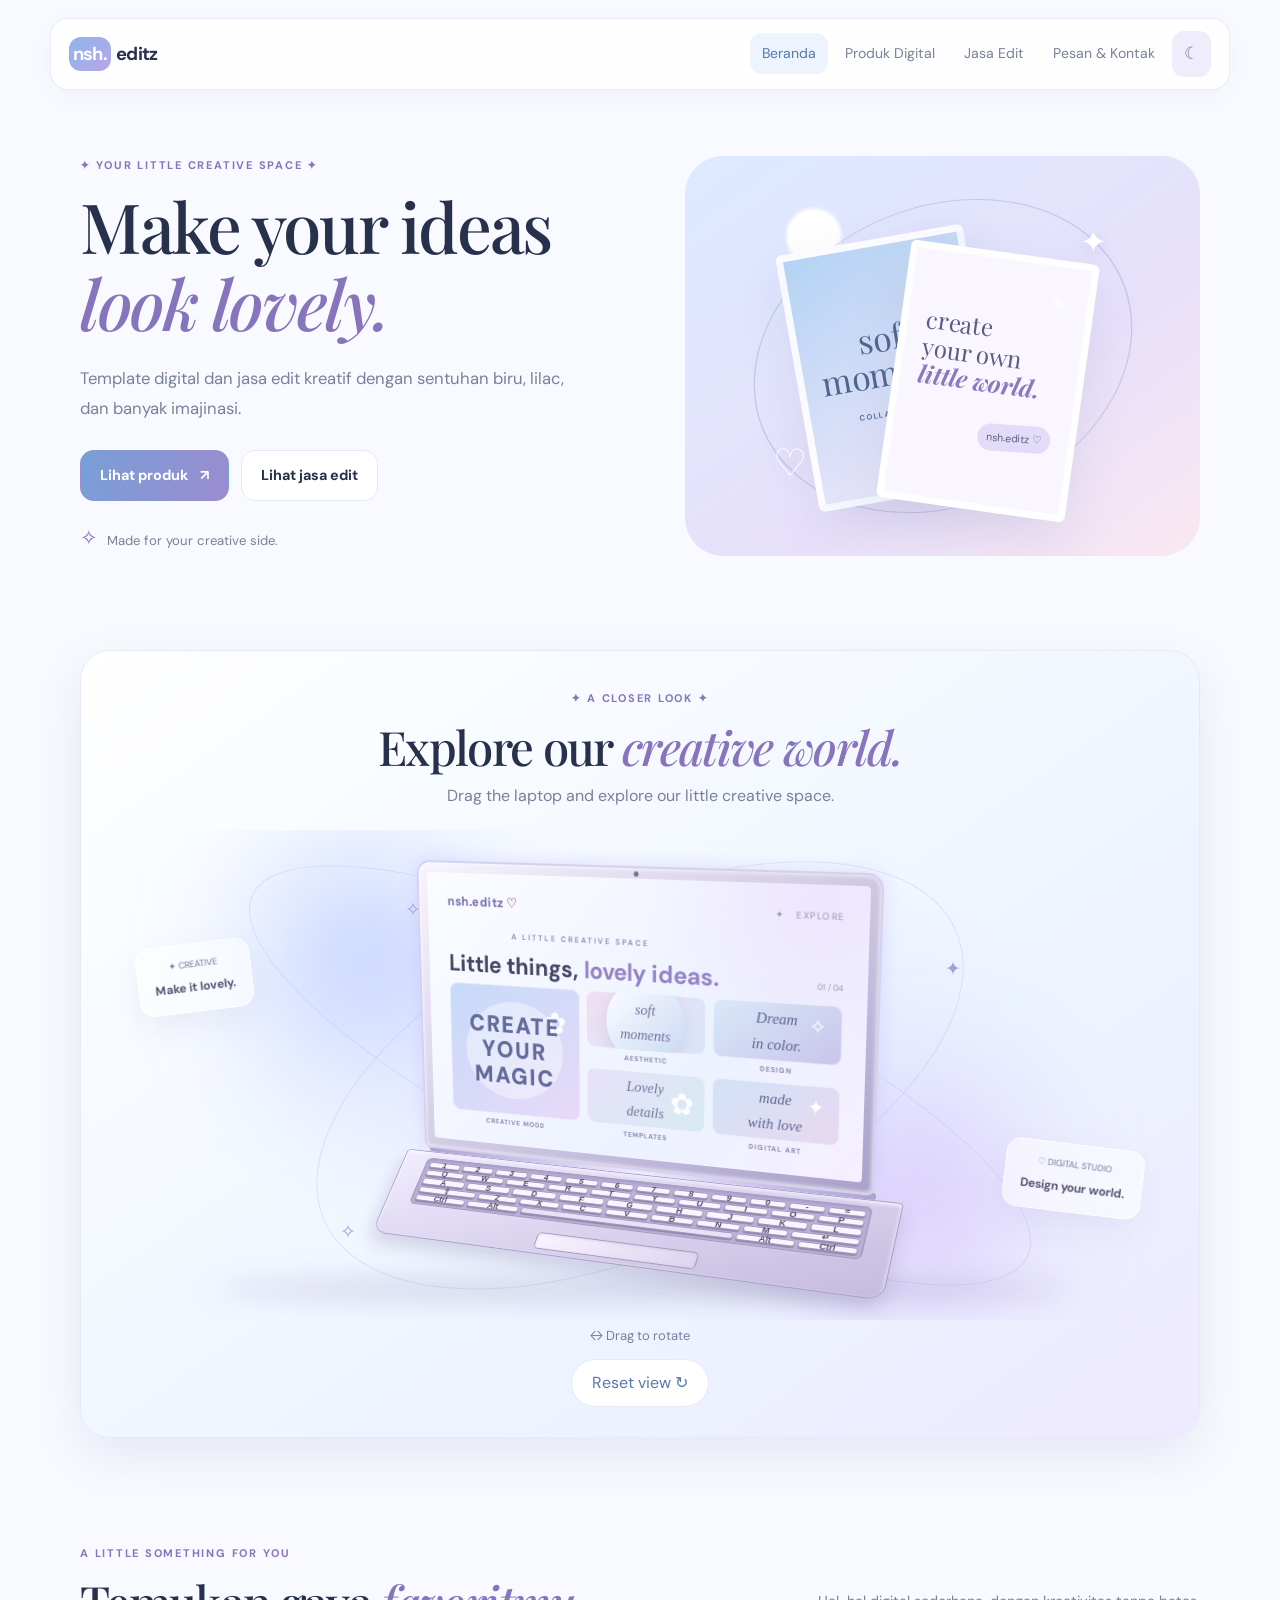
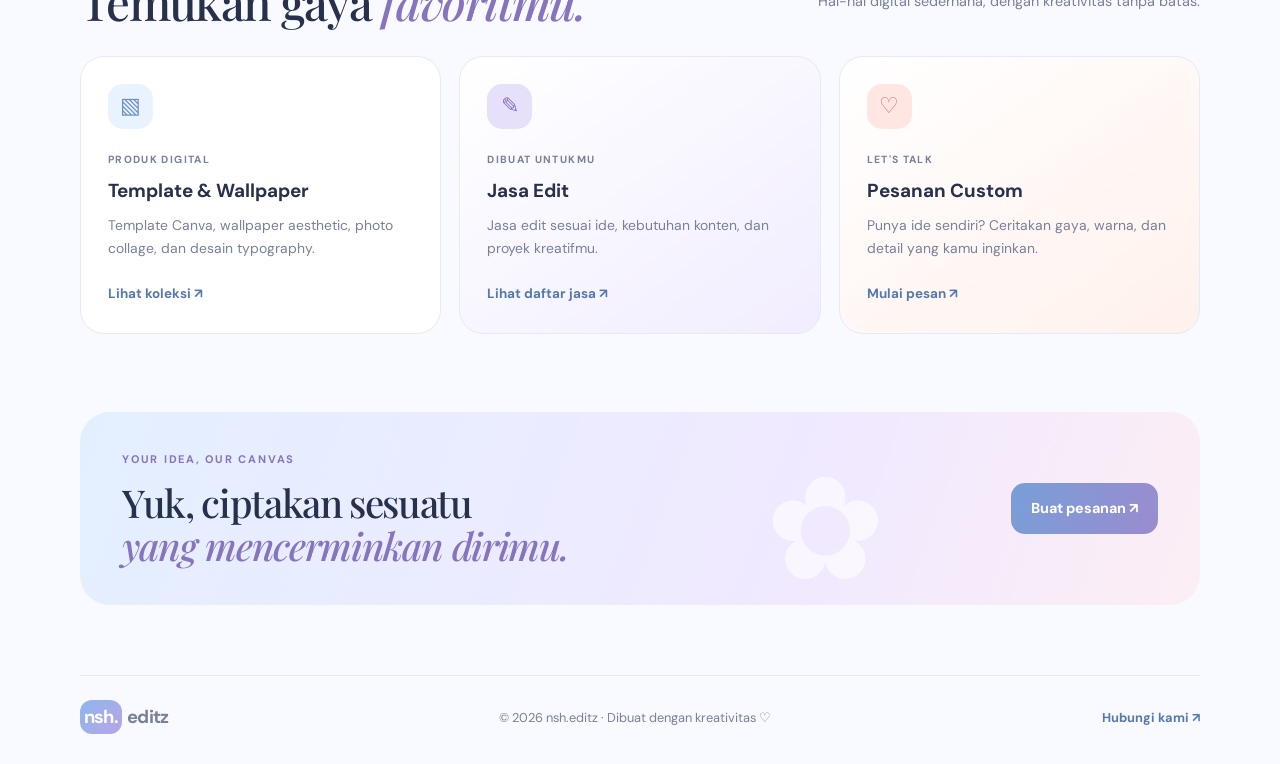
<file: index.html>
<!DOCTYPE html>
<html lang="id">
<head>
  <meta charset="UTF-8">
  <meta name="viewport" content="width=device-width, initial-scale=1.0">
  <meta name="description" content="nsh.editz — template digital dan jasa edit kreatif untuk ide-ide kamu.">
  <title>nsh.editz — Your Little Creative Space</title>
  <link rel="stylesheet" href="style.css">
  <script type="importmap">
{
  "imports": {
    "three": "https://cdn.jsdelivr.net/npm/three@0.170.0/build/three.module.js"
  }
}
</script>
</head>
<body>
  <header class="site-header">
    <a class="brand" href="index.html"><span class="brand-mark">nsh.</span><span>editz</span></a>
    <button class="menu-toggle" id="menuToggle" aria-label="Buka menu" aria-expanded="false">☰</button>
    <nav class="nav" id="nav">
      <a class="active" href="index.html">Beranda</a>
      <a href="products.html">Produk Digital</a>
      <a href="services.html">Jasa Edit</a>
      <a href="contact.html">Pesan & Kontak</a>
      <button class="theme-toggle" id="themeToggle" type="button" aria-label="Ganti tema">☾</button>
    </nav>
  </header>

  <main>
    <section class="hero container">
      <div class="hero-copy">
        <p class="eyebrow">✦ YOUR LITTLE CREATIVE SPACE ✦</p>
        <h1>Make your ideas<br><span>look lovely.</span></h1>
        <p class="lead">Template digital dan jasa edit kreatif dengan sentuhan biru, lilac, dan banyak imajinasi.</p>
        <div class="hero-actions">
          <a class="button button-primary" href="products.html">Lihat produk <span>↗</span></a>
          <a class="button button-ghost" href="services.html">Lihat jasa edit</a>
        </div>
        <div class="mini-note"><span class="sparkle">✧</span> Made for your creative side.</div>
      </div>
      <div class="hero-art" aria-label="Dekorasi kolase kreatif">
        <div class="art-orbit"></div>
        <div class="art-card art-card-back"><span>soft<br>moments</span><small>COLLAGE NO. 01</small></div>
        <div class="art-card art-card-front">
          <span class="art-star">✳</span>
          <p>create<br>your own<br><b>little world.</b></p>
          <div class="art-sticker">nsh.editz ♡</div>
        </div>
        <span class="floating floating-one">✦</span><span class="floating floating-two">♡</span>
      </div>
    </section>
<section class="showcase-3d container">
  <div class="showcase-heading">
    <p class="eyebrow">✦ A CLOSER LOOK ✦</p>
    <h2>Explore our <span>creative world.</span></h2>
    <p>Drag the laptop and explore our little creative space.</p>
  </div>

  <div id="tablet-viewer" aria-label="Interactive 3D laptop"></div>

  <p class="drag-instruction">↔ Drag to rotate</p>
  <button id="tabletReset" class="tablet-reset" type="button">
    Reset view ↻
  </button>
</section>
    <section class="container section">
      <div class="section-heading">
        <div><p class="eyebrow">A LITTLE SOMETHING FOR YOU</p><h2>Temukan gaya <span>favoritmu.</span></h2></div>
        <p class="muted">Hal-hal digital sederhana, dengan kreativitas tanpa batas.</p>
      </div>
      <div class="feature-grid">
        <a class="feature-card" href="products.html">
          <div class="feature-icon">▧</div><p class="card-kicker">PRODUK DIGITAL</p><h3>Template & Wallpaper</h3>
          <p>Template Canva, wallpaper aesthetic, photo collage, dan desain typography.</p><span class="text-link">Lihat koleksi ↗</span>
        </a>
        <a class="feature-card feature-lilac" href="services.html">
          <div class="feature-icon">✎</div><p class="card-kicker">DIBUAT UNTUKMU</p><h3>Jasa Edit</h3>
          <p>Jasa edit sesuai ide, kebutuhan konten, dan proyek kreatifmu.</p><span class="text-link">Lihat daftar jasa ↗</span>
        </a>
        <a class="feature-card feature-peach" href="contact.html">
          <div class="feature-icon">♡</div><p class="card-kicker">LET'S TALK</p><h3>Pesanan Custom</h3>
          <p>Punya ide sendiri? Ceritakan gaya, warna, dan detail yang kamu inginkan.</p><span class="text-link">Mulai pesan ↗</span>
        </a>
      </div>
    </section>

    <section class="bottom-banner container">
      <div><p class="eyebrow">YOUR IDEA, OUR CANVAS</p><h2>Yuk, ciptakan sesuatu<br><span>yang mencerminkan dirimu.</span></h2></div>
      <a class="button button-primary" href="contact.html">Buat pesanan ↗</a>
      <span class="banner-flower">✿</span>
    </section>
  </main>

  <footer class="footer container"><a class="brand" href="index.html"><span class="brand-mark">nsh.</span><span>editz</span></a><p>© <span class="year"></span> nsh.editz · Dibuat dengan kreativitas ♡</p><a href="contact.html">Hubungi kami ↗</a></footer>
  <script src="script.js"></script>
<script src="3d-showcase.js"></script>
</body>
</html>
</file>
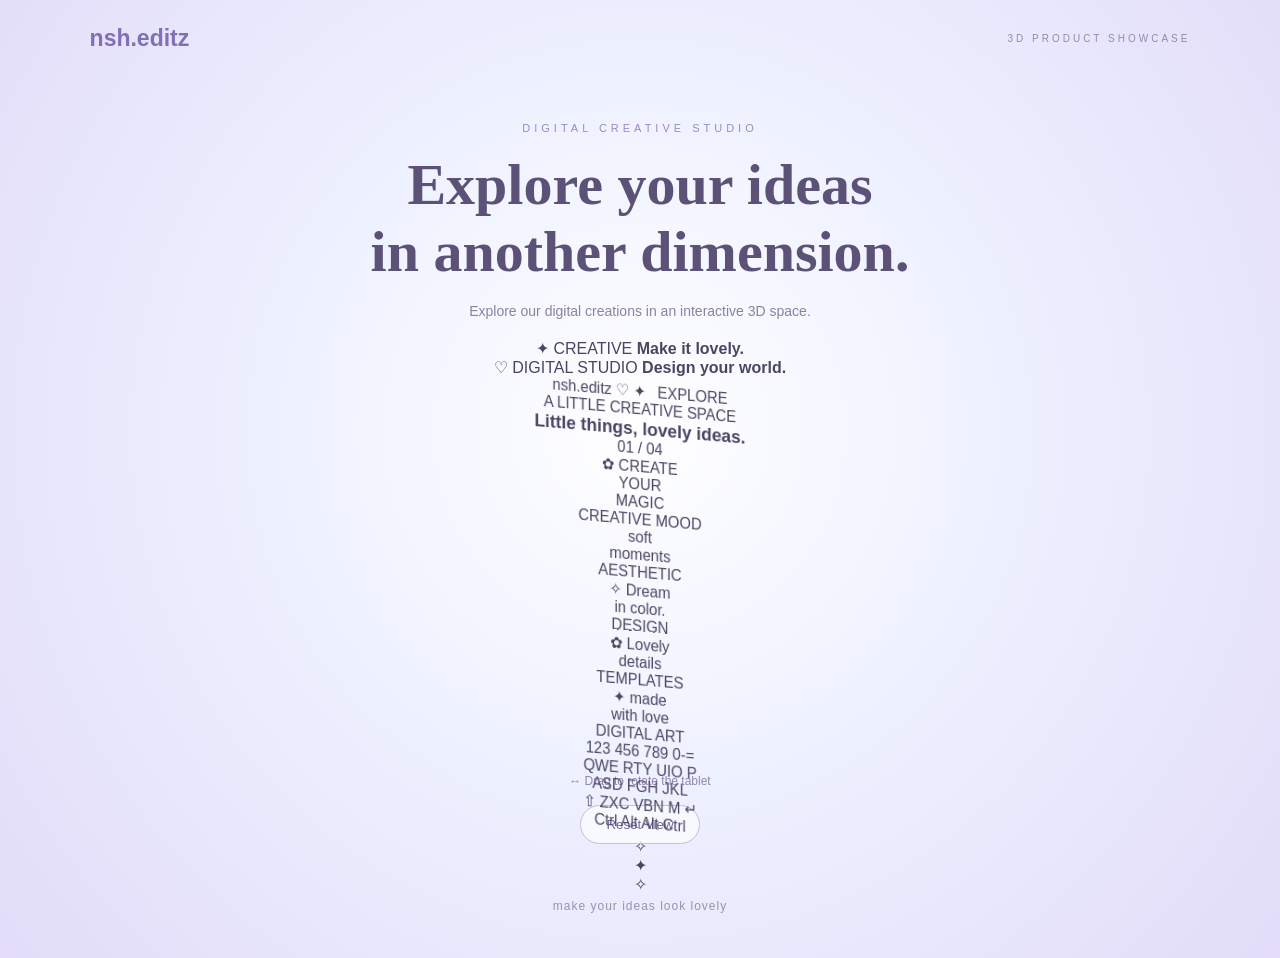
<file: 3d-showcase.html>
<!DOCTYPE html>
<html lang="id">
<head>
  <meta charset="UTF-8">
  <meta name="viewport" content="width=device-width, initial-scale=1.0">

  <title>3D Showcase | nsh.editz</title>

  <link rel="stylesheet" href="3d-showcase.css">

  <!-- Three.js -->
  <script type="importmap">
  {
    "imports": {
      "three": "https://cdn.jsdelivr.net/npm/three@0.170.0/build/three.module.js",
      "three/addons/": "https://cdn.jsdelivr.net/npm/three@0.170.0/examples/jsm/"
    }
  }
  </script>
</head>

<body>

  <header class="navbar">
    <a href="index.html" class="logo">nsh.editz</a>
    <span>3D PRODUCT SHOWCASE</span>
  </header>

  <main class="showcase">

    <section class="intro">
      <p class="eyebrow">DIGITAL CREATIVE STUDIO</p>

      <h1>Explore your ideas<br>in another dimension.</h1>

      <p class="description">
        Explore our digital creations in an interactive 3D space.
      </p>
    </section>

    <section class="viewer-section">

      <div id="tablet-viewer"></div>

      <p class="drag-instruction">
        ↔ Drag to rotate the tablet
      </p>

      <button id="reset-view" type="button">
        Reset View
      </button>

    </section>

    <footer>
      <p>make your ideas look lovely</p>
    </footer>

  </main>

  <script type="module" src="3d-showcase.js"></script>

</body>
</html>
</file>
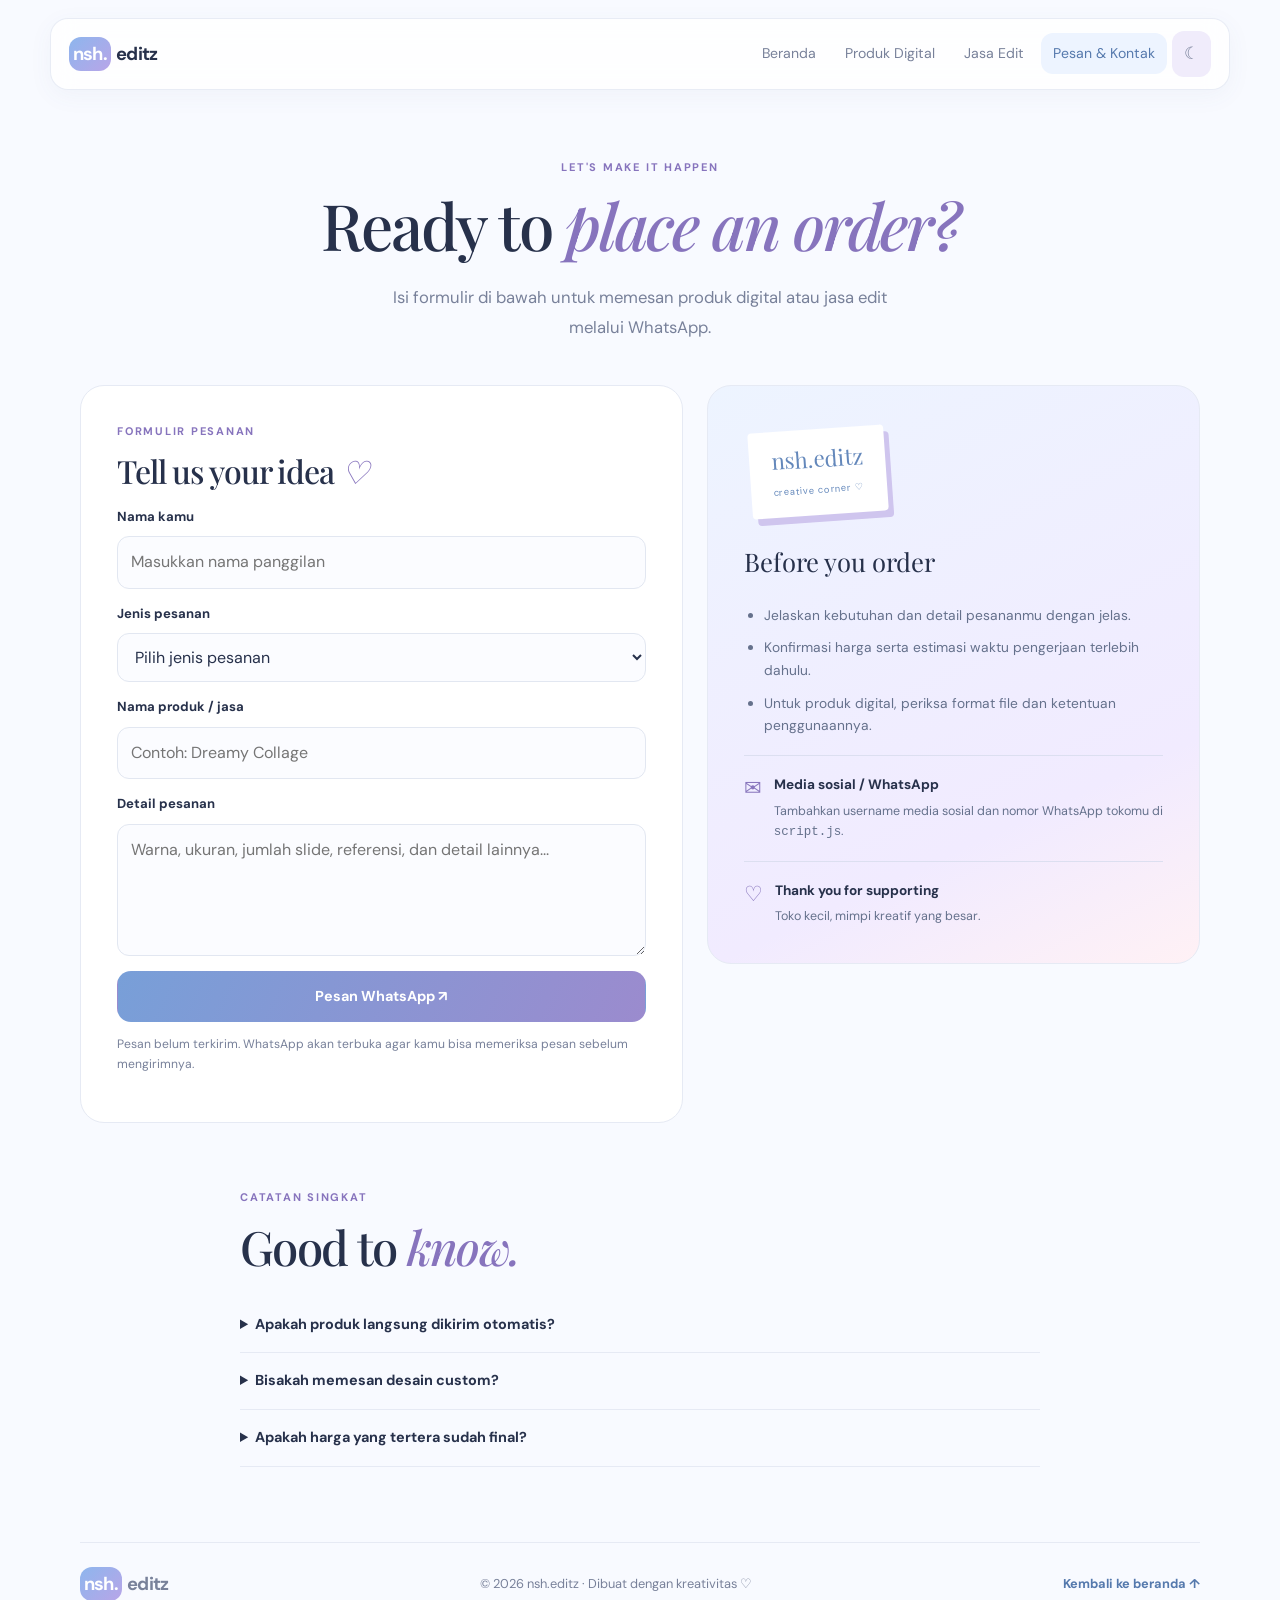
<file: contact.html>
<!DOCTYPE html>
<html lang="id">
<head>
  <meta charset="UTF-8">
  <meta name="viewport" content="width=device-width, initial-scale=1.0">
  <meta name="description" content="Pesan produk digital dan jasa edit kreatif dari nsh.editz.">
  <title>Pesan & Kontak — nsh.editz</title>
  <link rel="stylesheet" href="style.css">
</head>
<body>
  <header class="site-header">
    <a class="brand" href="index.html"><span class="brand-mark">nsh.</span><span>editz</span></a>
    <button class="menu-toggle" id="menuToggle" aria-label="Buka menu" aria-expanded="false">☰</button>
    <nav class="nav" id="nav">
      <a href="index.html">Beranda</a><a href="products.html">Produk Digital</a><a href="services.html">Jasa Edit</a><a class="active" href="contact.html">Pesan & Kontak</a>
      <button class="theme-toggle" id="themeToggle" type="button" aria-label="Ganti tema">☾</button>
    </nav>
  </header>
  <main class="container page-main">
    <section class="page-intro">
      <p class="eyebrow">LET'S MAKE IT HAPPEN</p><h1>Ready to <span>place an order?</span></h1>
      <p class="lead">Isi formulir di bawah untuk memesan produk digital atau jasa edit melalui WhatsApp.</p>
    </section>
    <div class="contact-layout">
      <section class="contact-panel">
        <p class="eyebrow">FORMULIR PESANAN</p><h2>Tell us your idea <span>♡</span></h2>
        <form id="orderForm">
          <label for="customerName">Nama kamu</label><input id="customerName" name="customerName" type="text" placeholder="Masukkan nama panggilan" required>
          <label for="orderType">Jenis pesanan</label>
          <select id="orderType" name="orderType" required>
            <option value="">Pilih jenis pesanan</option><option>Produk digital</option><option>Jasa edit</option><option>Pesanan custom</option>
          </select>
          <label for="itemName">Nama produk / jasa</label><input id="itemName" name="itemName" type="text" placeholder="Contoh: Dreamy Collage" required>
          <label for="orderDetails">Detail pesanan</label><textarea id="orderDetails" name="orderDetails" rows="4" placeholder="Warna, ukuran, jumlah slide, referensi, dan detail lainnya..."></textarea>
          <button class="button button-primary full-width" type="submit">Pesan WhatsApp ↗</button>
          <p class="form-hint">Pesan belum terkirim. WhatsApp akan terbuka agar kamu bisa memeriksa pesan sebelum mengirimnya.</p>
          <p id="formMessage" class="form-message" role="status"></p>
        </form>
      </section>
      <aside class="contact-aside">
        <div class="aside-sticker">nsh.editz<br><span>creative corner ♡</span></div>
        <h3>Before you order</h3>
        <ul><li>Jelaskan kebutuhan dan detail pesananmu dengan jelas.</li><li>Konfirmasi harga serta estimasi waktu pengerjaan terlebih dahulu.</li><li>Untuk produk digital, periksa format file dan ketentuan penggunaannya.</li></ul>
        <div class="contact-chip"><span>✉</span><div><b>Media sosial / WhatsApp</b><p>Tambahkan username media sosial dan nomor WhatsApp tokomu di <code>script.js</code>.</p></div></div>
        <div class="contact-chip"><span>♡</span><div><b>Thank you for supporting</b><p>Toko kecil, mimpi kreatif yang besar.</p></div></div>
      </aside>
    </div>
    <section class="faq-section"><p class="eyebrow">CATATAN SINGKAT</p><h2>Good to <span>know.</span></h2><details><summary>Apakah produk langsung dikirim otomatis?</summary><p>Belum. Website ini merupakan katalog dan formulir pesanan. File dikirim secara manual setelah pesanan dan pembayaran dikonfirmasi.</p></details><details><summary>Bisakah memesan desain custom?</summary><p>Bisa! Tuliskan gaya, warna, ukuran, teks, dan referensi yang kamu inginkan di bagian detail pesanan.</p></details><details><summary>Apakah harga yang tertera sudah final?</summary><p>Belum tentu. Harga yang tampil masih berupa contoh untuk prototipe tugas dan perlu disesuaikan sebelum menerima pesanan sungguhan.</p></details></section>
  </main>
  <footer class="footer container"><a class="brand" href="index.html"><span class="brand-mark">nsh.</span><span>editz</span></a><p>© <span class="year"></span> nsh.editz · Dibuat dengan kreativitas ♡</p><a href="index.html">Kembali ke beranda ↑</a></footer>
  <script src="script.js?v=2"></script>
</body>
</html>
</file>
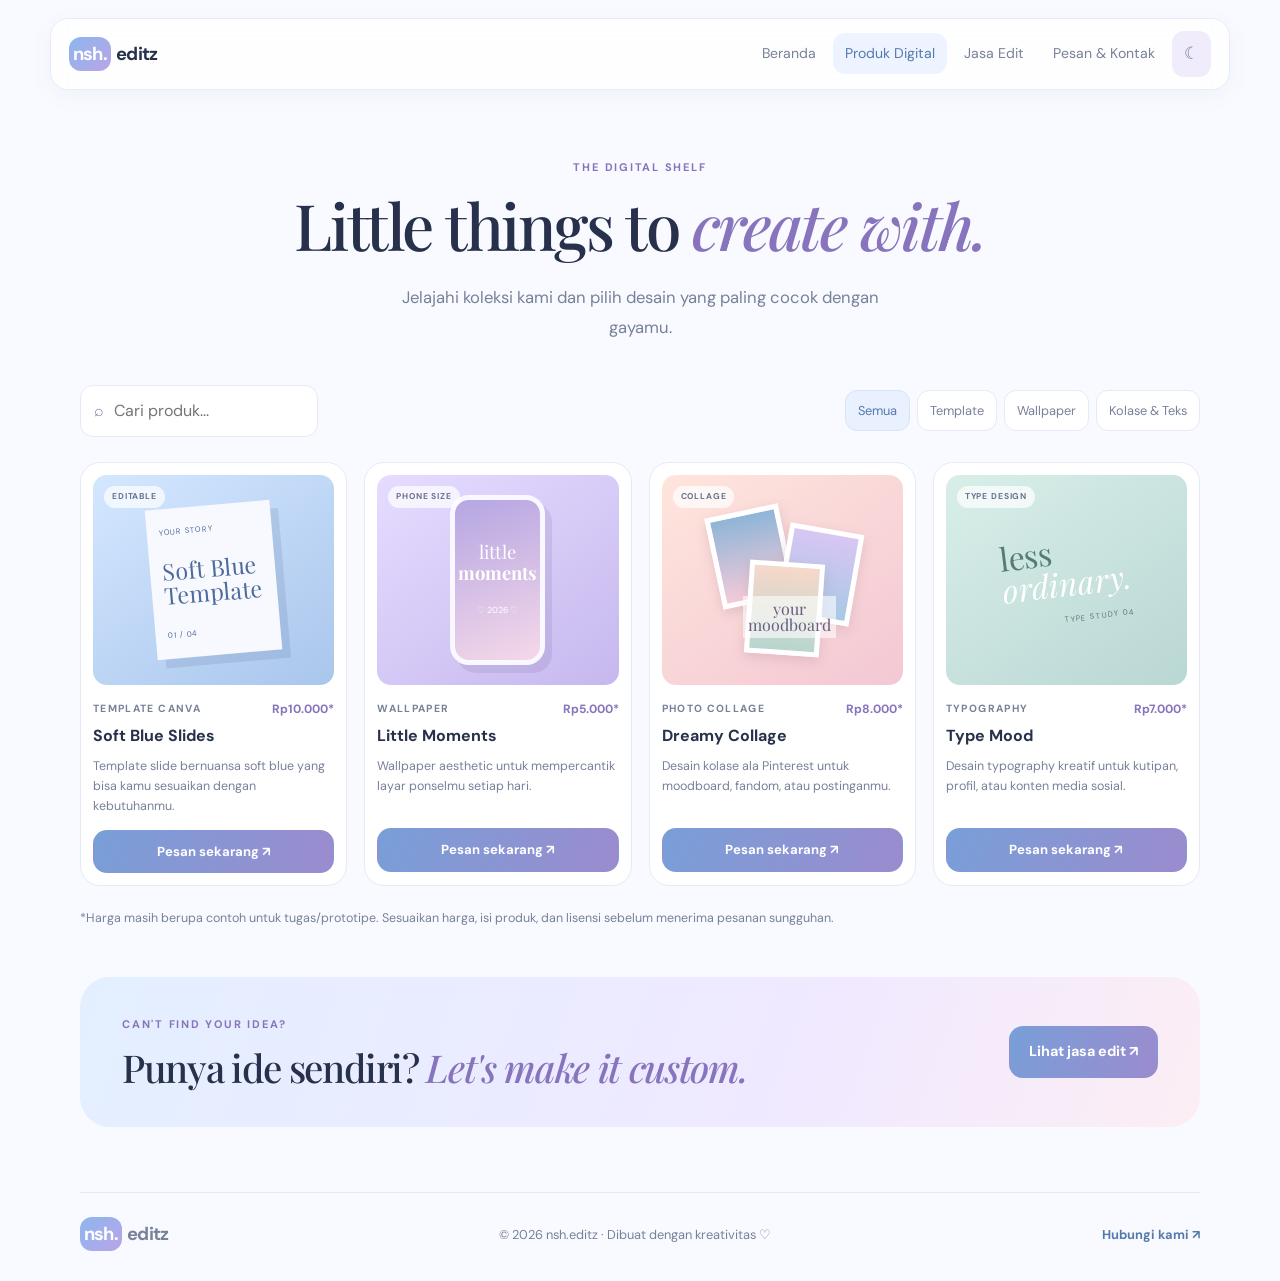
<file: products.html>
<!DOCTYPE html>
<html lang="id">
<head>
  <meta charset="UTF-8">
  <meta name="viewport" content="width=device-width, initial-scale=1.0">
  <meta name="description" content="Temukan template digital, wallpaper, dan desain kreatif dari nsh.editz.">
  <title>Produk Digital — nsh.editz</title>
  <link rel="stylesheet" href="style.css">
</head>
<body>
  <header class="site-header">
    <a class="brand" href="index.html"><span class="brand-mark">nsh.</span><span>editz</span></a>
    <button class="menu-toggle" id="menuToggle" aria-label="Buka menu" aria-expanded="false">☰</button>
    <nav class="nav" id="nav">
      <a href="index.html">Beranda</a><a class="active" href="products.html">Produk Digital</a><a href="services.html">Jasa Edit</a><a href="contact.html">Pesan & Kontak</a>
      <button class="theme-toggle" id="themeToggle" type="button" aria-label="Ganti tema">☾</button>
    </nav>
  </header>
  <main class="container page-main">
    <section class="page-intro">
      <p class="eyebrow">THE DIGITAL SHELF</p><h1>Little things to <span>create with.</span></h1>
      <p class="lead">Jelajahi koleksi kami dan pilih desain yang paling cocok dengan gayamu.</p>
    </section>
    <div class="catalog-tools">
      <label class="search-box"><span>⌕</span><input id="productSearch" type="search" placeholder="Cari produk..." aria-label="Cari produk"></label>
      <div class="filter-buttons" aria-label="Filter produk">
        <button class="filter-button active" data-filter="all">Semua</button>
        <button class="filter-button" data-filter="template">Template</button>
        <button class="filter-button" data-filter="wallpaper">Wallpaper</button>
        <button class="filter-button" data-filter="collage">Kolase & Teks</button>
      </div>
    </div>
    <div class="product-grid" id="productGrid">
      <article class="product-card" data-category="template" data-name="canva template slide aesthetic">
        <div class="product-art art-blue"><span class="art-label">EDITABLE</span><div class="mock-paper"><small>YOUR STORY</small><b>Soft Blue<br>Template</b><span>01 / 04</span></div></div>
        <div class="product-info"><div><p class="card-kicker">TEMPLATE CANVA</p><h3>Soft Blue Slides</h3></div><span class="price">Rp10.000*</span></div>
        <p class="product-desc">Template slide bernuansa soft blue yang bisa kamu sesuaikan dengan kebutuhanmu.</p>
        <a class="button button-small button-primary order-link" data-item="Soft Blue Slides" href="contact.html">Pesan sekarang ↗</a>
      </article>
      <article class="product-card" data-category="wallpaper" data-name="wallpaper aesthetic phone">
        <div class="product-art art-lilac"><span class="art-label">PHONE SIZE</span><div class="mock-phone"><span>little<br><b>moments</b></span><small>♡ 2026 ♡</small></div></div>
        <div class="product-info"><div><p class="card-kicker">WALLPAPER</p><h3>Little Moments</h3></div><span class="price">Rp5.000*</span></div>
        <p class="product-desc">Wallpaper aesthetic untuk mempercantik layar ponselmu setiap hari.</p>
        <a class="button button-small button-primary order-link" data-item="Little Moments Wallpaper" href="contact.html">Pesan sekarang ↗</a>
      </article>
      <article class="product-card" data-category="collage" data-name="photo collage pinterest">
        <div class="product-art art-peach"><span class="art-label">COLLAGE</span><div class="collage-shapes"><i></i><i></i><i></i><b>your<br>moodboard</b></div></div>
        <div class="product-info"><div><p class="card-kicker">PHOTO COLLAGE</p><h3>Dreamy Collage</h3></div><span class="price">Rp8.000*</span></div>
        <p class="product-desc">Desain kolase ala Pinterest untuk moodboard, fandom, atau postinganmu.</p>
        <a class="button button-small button-primary order-link" data-item="Dreamy Collage" href="contact.html">Pesan sekarang ↗</a>
      </article>
      <article class="product-card" data-category="collage" data-name="typography quote design">
        <div class="product-art art-mint"><span class="art-label">TYPE DESIGN</span><div class="type-art">less<br><em>ordinary.</em><small>TYPE STUDY 04</small></div></div>
        <div class="product-info"><div><p class="card-kicker">TYPOGRAPHY</p><h3>Type Mood</h3></div><span class="price">Rp7.000*</span></div>
        <p class="product-desc">Desain typography kreatif untuk kutipan, profil, atau konten media sosial.</p>
        <a class="button button-small button-primary order-link" data-item="Type Mood Typography" href="contact.html">Pesan sekarang ↗</a>
      </article>
    </div>
    <p class="notice">*Harga masih berupa contoh untuk tugas/prototipe. Sesuaikan harga, isi produk, dan lisensi sebelum menerima pesanan sungguhan.</p>
    <section class="bottom-banner compact-banner"><div><p class="eyebrow">CAN'T FIND YOUR IDEA?</p><h2>Punya ide sendiri? <span>Let's make it custom.</span></h2></div><a class="button button-primary" href="services.html">Lihat jasa edit ↗</a></section>
  </main>
  <footer class="footer container"><a class="brand" href="index.html"><span class="brand-mark">nsh.</span><span>editz</span></a><p>© <span class="year"></span> nsh.editz · Dibuat dengan kreativitas ♡</p><a href="contact.html">Hubungi kami ↗</a></footer>
  <script src="script.js"></script>
</body>
</html>
</file>
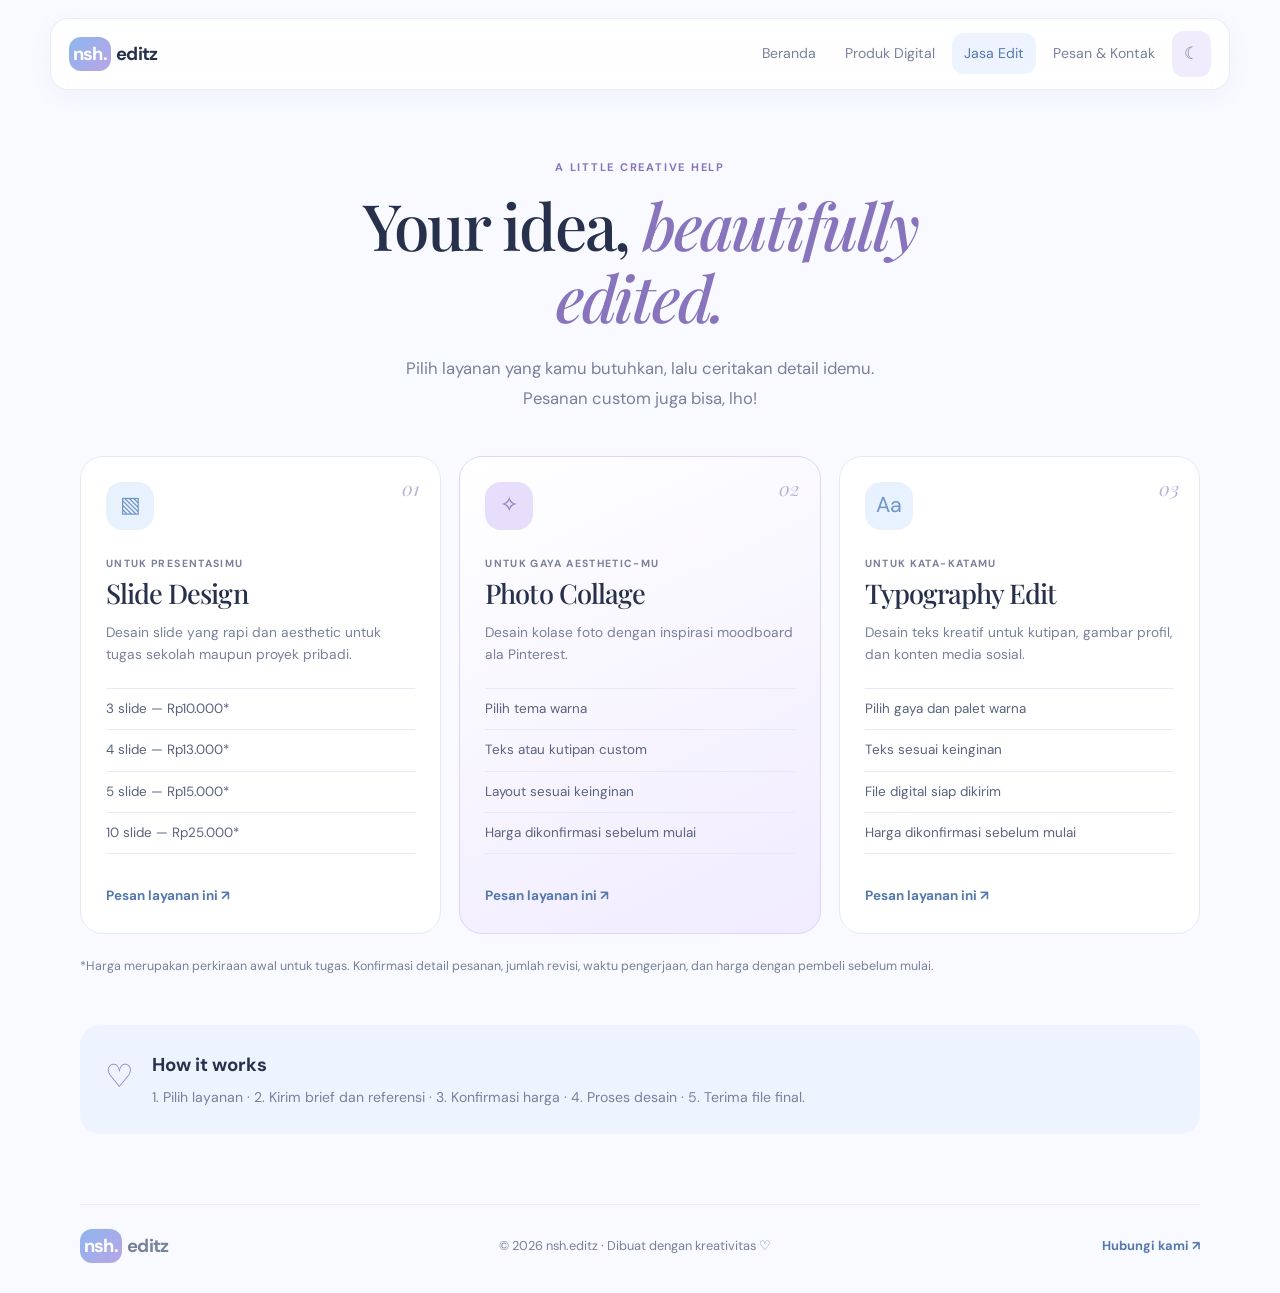
<file: services.html>
<!DOCTYPE html>
<html lang="id">
<head>
  <meta charset="UTF-8">
  <meta name="viewport" content="width=device-width, initial-scale=1.0">
  <meta name="description" content="Jasa desain slide, photo collage, dan typography dari nsh.editz.">
  <title>Jasa Edit — nsh.editz</title>
  <link rel="stylesheet" href="style.css">
</head>
<body>
  <header class="site-header">
    <a class="brand" href="index.html"><span class="brand-mark">nsh.</span><span>editz</span></a>
    <button class="menu-toggle" id="menuToggle" aria-label="Buka menu" aria-expanded="false">☰</button>
    <nav class="nav" id="nav">
      <a href="index.html">Beranda</a><a href="products.html">Produk Digital</a><a class="active" href="services.html">Jasa Edit</a><a href="contact.html">Pesan & Kontak</a>
      <button class="theme-toggle" id="themeToggle" type="button" aria-label="Ganti tema">☾</button>
    </nav>
  </header>
  <main class="container page-main">
    <section class="page-intro">
      <p class="eyebrow">A LITTLE CREATIVE HELP</p><h1>Your idea, <span>beautifully edited.</span></h1>
      <p class="lead">Pilih layanan yang kamu butuhkan, lalu ceritakan detail idemu. Pesanan custom juga bisa, lho!</p>
    </section>
    <div class="service-grid">
      <article class="service-card"><div class="service-number">01</div><div class="service-icon">▧</div><p class="card-kicker">UNTUK PRESENTASIMU</p><h2>Slide Design</h2><p>Desain slide yang rapi dan aesthetic untuk tugas sekolah maupun proyek pribadi.</p><ul><li>3 slide — Rp10.000*</li><li>4 slide — Rp13.000*</li><li>5 slide — Rp15.000*</li><li>10 slide — Rp25.000*</li></ul><a class="text-link order-link" data-item="Jasa Slide Design" href="contact.html">Pesan layanan ini ↗</a></article>
      <article class="service-card service-card-highlight"><div class="service-number">02</div><div class="service-icon">✧</div><p class="card-kicker">UNTUK GAYA AESTHETIC-MU</p><h2>Photo Collage</h2><p>Desain kolase foto dengan inspirasi moodboard ala Pinterest.</p><ul><li>Pilih tema warna</li><li>Teks atau kutipan custom</li><li>Layout sesuai keinginan</li><li>Harga dikonfirmasi sebelum mulai</li></ul><a class="text-link order-link" data-item="Jasa Photo Collage" href="contact.html">Pesan layanan ini ↗</a></article>
      <article class="service-card"><div class="service-number">03</div><div class="service-icon">Aa</div><p class="card-kicker">UNTUK KATA-KATAMU</p><h2>Typography Edit</h2><p>Desain teks kreatif untuk kutipan, gambar profil, dan konten media sosial.</p><ul><li>Pilih gaya dan palet warna</li><li>Teks sesuai keinginan</li><li>File digital siap dikirim</li><li>Harga dikonfirmasi sebelum mulai</li></ul><a class="text-link order-link" data-item="Jasa Typography Edit" href="contact.html">Pesan layanan ini ↗</a></article>
    </div>
    <p class="notice">*Harga merupakan perkiraan awal untuk tugas. Konfirmasi detail pesanan, jumlah revisi, waktu pengerjaan, dan harga dengan pembeli sebelum mulai.</p>
    <section class="info-strip"><span class="info-icon">♡</span><div><h3>How it works</h3><p>1. Pilih layanan · 2. Kirim brief dan referensi · 3. Konfirmasi harga · 4. Proses desain · 5. Terima file final.</p></div></section>
  </main>
  <footer class="footer container"><a class="brand" href="index.html"><span class="brand-mark">nsh.</span><span>editz</span></a><p>© <span class="year"></span> nsh.editz · Dibuat dengan kreativitas ♡</p><a href="contact.html">Hubungi kami ↗</a></footer>
  <script src="script.js"></script>
</body>
</html>
</file>
<file: style.css>
@import url('https://fonts.googleapis.com/css2?family=DM+Sans:wght@400;500;600;700&family=Playfair+Display:ital,wght@0,500;0,600;1,500;1,600&display=swap');

:root {
  --bg: #f8faff;
  --surface: #ffffff;
  --ink: #27314b;
  --muted: #78819a;
  --blue: #a8c8f0;
  --blue-deep: #5579ad;
  --lilac: #ded5f8;
  --lilac-deep: #8774bd;
  --line: #e6eaf4;
  --shadow: 0 18px 50px rgba(89, 111, 157, .12);
  --radius: 24px;
}
* { box-sizing: border-box; }
html { scroll-behavior: smooth; }
body { margin: 0; background: var(--bg); color: var(--ink); font-family: 'DM Sans', sans-serif; line-height: 1.65; }
a { color: inherit; text-decoration: none; }
button, input, select, textarea { font: inherit; }
button, a { -webkit-tap-highlight-color: transparent; }
.container { width: min(1120px, calc(100% - 40px)); margin-inline: auto; }
.site-header { width: min(1180px, calc(100% - 32px)); margin: 18px auto 0; padding: 12px 18px; display: flex; align-items: center; justify-content: space-between; gap: 18px; background: rgba(255,255,255,.82); border: 1px solid rgba(230,234,244,.9); border-radius: 18px; box-shadow: 0 6px 24px rgba(70,90,130,.05); position: relative; z-index: 5; backdrop-filter: blur(12px); }
.brand { display: inline-flex; align-items: center; gap: 5px; font-weight: 700; letter-spacing: -.04em; font-size: 1.15rem; white-space: nowrap; }
.brand-mark { display: inline-grid; place-items: center; width: 42px; height: 34px; border-radius: 12px; color: #fff; background: linear-gradient(135deg, #8db6ed, #b8a5e8); font-weight: 700; }
.nav { display: flex; align-items: center; gap: 5px; }
.nav a, .theme-toggle { color: var(--muted); padding: 9px 12px; border-radius: 12px; font-size: .88rem; transition: .2s ease; }
.nav a:hover, .nav a.active { color: var(--blue-deep); background: #edf4ff; }
.theme-toggle { border: 0; background: #f0ecfb; cursor: pointer; font-size: 1.05rem; }
.menu-toggle { display: none; border: 0; background: #edf4ff; border-radius: 10px; padding: 8px 12px; color: var(--ink); }
.hero { min-height: 540px; display: grid; grid-template-columns: 1.05fr .95fr; align-items: center; gap: 36px; padding-top: 44px; padding-bottom: 52px; }
.eyebrow { color: var(--lilac-deep); letter-spacing: .16em; font-size: .69rem; font-weight: 700; margin: 0 0 13px; }
h1, h2, h3, p { margin-top: 0; }
h1, h2 { font-family: 'Playfair Display', Georgia, serif; font-weight: 500; line-height: 1.12; letter-spacing: -.035em; }
h1 { font-size: clamp(2.7rem, 5.4vw, 4.65rem); margin-bottom: 22px; }
h2 { font-size: clamp(2rem, 3.7vw, 3rem); margin-bottom: 12px; }
h1 span, h2 span { color: var(--lilac-deep); font-style: italic; }
.lead { color: var(--muted); max-width: 510px; font-size: 1.04rem; line-height: 1.8; }
.hero-actions { display: flex; gap: 12px; flex-wrap: wrap; margin: 26px 0 20px; }
.button { display: inline-flex; justify-content: center; align-items: center; gap: 12px; padding: 13px 19px; border-radius: 14px; border: 1px solid transparent; font-weight: 700; font-size: .9rem; cursor: pointer; transition: transform .2s, box-shadow .2s, background .2s; }
.button:hover { transform: translateY(-2px); box-shadow: 0 9px 22px rgba(100,120,170,.15); }
.button-primary { color: #fff; background: linear-gradient(115deg, #789fd8, #9b8bce); }
.button-ghost { background: white; color: var(--ink); border-color: var(--line); }
.button-small { padding: 10px 13px; font-size: .82rem; }
.full-width { width: 100%; margin-top: 6px; }
.mini-note { color: var(--muted); font-size: .82rem; }
.sparkle { color: var(--lilac-deep); font-size: 1.3rem; margin-right: 5px; }
.hero-art { min-height: 400px; position: relative; display: grid; place-items: center; overflow: hidden; border-radius: 38px; background: radial-gradient(circle at 25% 20%, #fff 0 5%, transparent 6%), linear-gradient(145deg, #dceaff, #e8e0fb 62%, #f9e8f0); }
.art-orbit { position: absolute; width: 300px; height: 300px; border: 1px solid rgba(120,132,180,.3); border-radius: 50%; transform: rotate(-22deg) scaleX(1.3); }
.art-card { position: absolute; width: 190px; height: 260px; border: 7px solid rgba(255,255,255,.85); border-radius: 6px; box-shadow: var(--shadow); }
.art-card-back { transform: translate(-52px, 12px) rotate(-10deg); background: linear-gradient(155deg, #b4d3f4, #f3e8fb); display: flex; flex-direction: column; justify-content: center; align-items: center; color: #4f668e; font-family: 'Playfair Display', serif; font-size: 2.1rem; text-align: center; line-height: 1.05; }
.art-card-back small { font: 600 .48rem 'DM Sans', sans-serif; letter-spacing: .18em; margin-top: 18px; }
.art-card-front { transform: translate(45px, 25px) rotate(8deg); background: #faf6ff; padding: 24px 18px; display: flex; flex-direction: column; justify-content: center; color: #5d5b83; }
.art-card-front p { font: 1.5rem/1.15 'Playfair Display', serif; }
.art-card-front b { color: #8a79bd; font-style: italic; }
.art-star { font-size: 2rem; color: #8eb5e5; margin-bottom: 18px; }
.art-sticker { align-self: flex-end; padding: 5px 9px; border-radius: 20px; background: #e3dcf8; font-size: .65rem; transform: rotate(-4deg); }
.floating { position: absolute; color: #fff; text-shadow: 0 4px 15px rgba(110,110,170,.2); }
.floating-one { top: 15%; right: 18%; font-size: 2rem; }
.floating-two { bottom: 15%; left: 17%; font-size: 2.4rem; }
.section { padding-top: 36px; padding-bottom: 78px; }
.section-heading { display: flex; align-items: end; justify-content: space-between; gap: 20px; margin-bottom: 28px; }
.section-heading h2 { margin-bottom: 0; }
.muted { color: var(--muted); font-size: .9rem; }
.feature-grid { display: grid; grid-template-columns: repeat(3, 1fr); gap: 18px; }
.feature-card { background: white; border: 1px solid var(--line); border-radius: var(--radius); padding: 27px; min-height: 250px; transition: transform .2s, box-shadow .2s; }
.feature-card:hover, .product-card:hover, .service-card:hover { transform: translateY(-4px); box-shadow: var(--shadow); }
.feature-lilac { background: linear-gradient(145deg, #fff, #f1edff); }
.feature-peach { background: linear-gradient(145deg, #fff, #fff1ec); }
.feature-icon { width: 45px; height: 45px; border-radius: 15px; display: grid; place-items: center; color: #6d8fc2; background: #e9f2ff; font-size: 1.4rem; margin-bottom: 22px; }
.feature-lilac .feature-icon { color: #8774bd; background: #e7e0fb; }
.feature-peach .feature-icon { color: #b78083; background: #ffe6e3; }
.card-kicker { font-size: .65rem; font-weight: 700; letter-spacing: .13em; color: var(--muted); margin-bottom: 6px; }
.feature-card h3, .product-info h3 { font-size: 1.18rem; margin-bottom: 8px; }
.feature-card > p:not(.card-kicker), .product-desc { font-size: .87rem; color: var(--muted); }
.text-link { color: var(--blue-deep); font-weight: 700; font-size: .84rem; display: inline-block; margin-top: 9px; }
.bottom-banner { position: relative; overflow: hidden; display: flex; justify-content: space-between; align-items: center; gap: 24px; padding: 38px 42px; margin-bottom: 70px; border-radius: 30px; background: linear-gradient(110deg, #e3efff, #f0e9ff 65%, #fceef4); }
.bottom-banner h2 { margin: 0; font-size: clamp(1.8rem, 3vw, 2.5rem); }
.banner-flower { position: absolute; right: 28%; bottom: -44px; font-size: 9rem; color: rgba(255,255,255,.6); pointer-events: none; }
.footer { display: flex; justify-content: space-between; align-items: center; gap: 18px; border-top: 1px solid var(--line); padding-top: 24px; padding-bottom: 30px; color: var(--muted); font-size: .8rem; }
.footer p { margin: 0; }
.footer > a:last-child { color: var(--blue-deep); font-weight: 700; }
.page-main { padding-top: 68px; }
.page-intro { text-align: center; max-width: 720px; margin: 0 auto 42px; }
.page-intro h1 { font-size: clamp(2.5rem, 5vw, 4rem); }
.page-intro .lead { margin-inline: auto; }
.catalog-tools { display: flex; align-items: center; justify-content: space-between; gap: 18px; flex-wrap: wrap; margin-bottom: 25px; }
.search-box { display: flex; align-items: center; gap: 10px; background: white; border: 1px solid var(--line); border-radius: 13px; padding: 0 13px; min-width: 230px; color: var(--muted); }
.search-box input { border: 0; outline: 0; background: transparent; padding: 12px 0; width: 100%; color: var(--ink); }
.filter-buttons { display: flex; gap: 7px; flex-wrap: wrap; }
.filter-button { border: 1px solid var(--line); background: white; color: var(--muted); padding: 9px 12px; border-radius: 12px; cursor: pointer; font-size: .8rem; }
.filter-button.active, .filter-button:hover { background: #e9f1ff; color: var(--blue-deep); border-color: #d6e4fa; }
.product-grid { display: grid; grid-template-columns: repeat(4, 1fr); gap: 17px; }
.product-card { padding: 12px; background: white; border: 1px solid var(--line); border-radius: 20px; transition: .2s; }
.product-art { height: 210px; border-radius: 14px; position: relative; overflow: hidden; display: grid; place-items: center; }
.art-blue { background: linear-gradient(145deg, #d4e7ff, #a9c6ec); }
.art-lilac { background: linear-gradient(145deg, #e6dcff, #c6b8ee); }
.art-peach { background: linear-gradient(145deg, #ffe5dc, #f3c8d4); }
.art-mint { background: linear-gradient(145deg, #d9eee9, #b9d7d4); }
.art-label { position: absolute; top: 11px; left: 11px; background: rgba(255,255,255,.72); color: #66728f; border-radius: 20px; padding: 4px 8px; font-size: .53rem; font-weight: 700; letter-spacing: .1em; }
.mock-paper { width: 125px; height: 150px; background: #f8f9ff; box-shadow: 8px 9px 0 rgba(68,94,139,.15); padding: 17px 12px; display: flex; flex-direction: column; justify-content: space-between; transform: rotate(-5deg); color: #4d6c9b; }
.mock-paper small, .mock-paper span { font-size: .48rem; letter-spacing: .1em; }
.mock-paper b { font: 1.45rem/1.05 'Playfair Display', serif; }
.mock-phone { width: 95px; height: 170px; border: 5px solid #f9f7ff; border-radius: 19px; background: linear-gradient(160deg, #b5a6e3, #f5d8e8); display: flex; flex-direction: column; align-items: center; justify-content: center; color: white; text-align: center; box-shadow: 7px 8px 0 rgba(93,77,133,.13); }
.mock-phone span { font: 1.15rem/1.1 'Playfair Display', serif; }
.mock-phone small { margin-top: 20px; font-size: .55rem; }
.collage-shapes { position: relative; width: 155px; height: 150px; }
.collage-shapes i { position: absolute; width: 75px; height: 93px; border: 5px solid white; box-shadow: 0 4px 12px #b58f9b55; }
.collage-shapes i:nth-child(1) { left: 8px; top: 5px; transform: rotate(-12deg); background: linear-gradient(#8eb5d8, #f4cbd8); }
.collage-shapes i:nth-child(2) { right: 3px; top: 23px; transform: rotate(10deg); background: linear-gradient(#d8c6f3, #a7c8e6); }
.collage-shapes i:nth-child(3) { left: 42px; bottom: 0; transform: rotate(4deg); background: linear-gradient(#f7d8c9, #b7d6cf); }
.collage-shapes b { position: absolute; bottom: 17px; left: 38px; z-index: 1; background: #fff9; padding: 5px; font: 1rem/1 'Playfair Display', serif; text-align: center; color: #6c5d7f; }
.type-art { color: #557a78; font: 2rem/1 'Playfair Display', serif; transform: rotate(-7deg); }
.type-art em { color: #fff; }
.type-art small { display: block; font: .48rem 'DM Sans', sans-serif; letter-spacing: .18em; margin-top: 15px; text-align: right; }
.product-info { display: flex; justify-content: space-between; gap: 8px; align-items: start; margin-top: 15px; }
.product-info h3 { font-size: 1rem; }
.price { font-size: .75rem; font-weight: 700; color: var(--lilac-deep); white-space: nowrap; }
.product-desc { min-height: 58px; font-size: .78rem; line-height: 1.6; }
.product-card .button { width: 100%; }
.notice { color: var(--muted); font-size: .78rem; margin: 22px 0 48px; }
.compact-banner { margin-top: 25px; margin-bottom: 65px; }
.service-grid { display: grid; grid-template-columns: repeat(3, 1fr); gap: 18px; }
.service-card { background: white; border: 1px solid var(--line); border-radius: 23px; padding: 25px; position: relative; transition: .2s; }
.service-card-highlight { background: linear-gradient(155deg, white, #f0ebff); border-color: #ded5f8; }
.service-number { position: absolute; top: 18px; right: 20px; font: italic 1.2rem 'Playfair Display', serif; color: #b7b0d6; }
.service-icon { width: 48px; height: 48px; display: grid; place-items: center; background: #e8f2ff; color: #6e94c9; border-radius: 16px; font-size: 1.35rem; margin-bottom: 25px; }
.service-card-highlight .service-icon { background: #e6defa; color: #8976bd; }
.service-card h2 { font-size: 1.7rem; }
.service-card > p:not(.eyebrow):not(.card-kicker) { font-size: .86rem; color: var(--muted); }
.service-card ul { list-style: none; padding: 0; margin: 22px 0; border-top: 1px solid var(--line); }
.service-card li { padding: 9px 0; font-size: .84rem; border-bottom: 1px solid var(--line); color: #59637d; }
.info-strip { display: flex; gap: 18px; align-items: start; padding: 25px; border-radius: 20px; background: #edf4ff; margin: 10px 0 70px; }
.info-icon { font-size: 2rem; color: #8a7cbd; }
.info-strip h3 { margin-bottom: 5px; }
.info-strip p { margin: 0; color: var(--muted); font-size: .88rem; }
.contact-layout { display: grid; grid-template-columns: 1.1fr .9fr; gap: 24px; align-items: start; }
.contact-panel, .contact-aside { background: white; border: 1px solid var(--line); border-radius: 24px; padding: clamp(22px, 4vw, 36px); }
.contact-panel h2 { font-size: 2rem; }
.contact-panel h2 span { color: var(--lilac-deep); }
#orderForm { display: grid; gap: 9px; }
#orderForm label { font-size: .82rem; font-weight: 700; margin-top: 5px; }
#orderForm input, #orderForm select, #orderForm textarea { width: 100%; border: 1px solid #e2e7f1; background: #fbfcff; border-radius: 12px; padding: 12px 13px; color: var(--ink); outline: none; }
#orderForm input:focus, #orderForm select:focus, #orderForm textarea:focus { border-color: #9dbbe7; box-shadow: 0 0 0 3px #e7f0ff; }
.form-hint, .form-message { font-size: .76rem; color: var(--muted); margin: 3px 0 0; }
.form-message { color: var(--lilac-deep); }
.contact-aside { background: linear-gradient(155deg, #edf4ff, #f1ebff 72%, #fff1f5); }
.aside-sticker { display: inline-block; background: #fff; padding: 17px 22px; border-radius: 4px; box-shadow: 5px 7px 0 #cfc5ee; color: #6488bb; font: 1.4rem/1.15 'Playfair Display', serif; transform: rotate(-4deg); margin: 7px 0 30px 6px; }
.aside-sticker span { font: .58rem 'DM Sans', sans-serif; letter-spacing: .08em; }
.contact-aside h3 { font: 1.6rem 'Playfair Display', serif; }
.contact-aside ul { padding-left: 20px; color: #65718c; font-size: .86rem; }
.contact-aside li { margin-bottom: 10px; }
.contact-chip { display: flex; gap: 12px; border-top: 1px solid #dcdff0; padding-top: 15px; margin-top: 18px; }
.contact-chip > span { color: #8876bd; font-size: 1.3rem; }
.contact-chip b { font-size: .85rem; }
.contact-chip p { margin: 3px 0 0; font-size: .78rem; color: #65718c; }
.faq-section { max-width: 800px; margin: 65px auto 75px; }
.faq-section h2 { margin-bottom: 24px; }
details { border-bottom: 1px solid var(--line); padding: 16px 0; }
summary { cursor: pointer; font-weight: 700; font-size: .9rem; }
details p { margin: 12px 0 0; color: var(--muted); font-size: .86rem; }
body.dark-mode { --bg: #171b2b; --surface: #22283c; --ink: #eef0ff; --muted: #b0b7d0; --line: #343b55; --shadow: 0 18px 50px rgba(0,0,0,.22); }
.dark-mode .site-header, .dark-mode .feature-card, .dark-mode .product-card, .dark-mode .service-card, .dark-mode .contact-panel, .dark-mode .contact-aside, .dark-mode .button-ghost, .dark-mode .search-box, .dark-mode .filter-button { background-color: #22283c; border-color: var(--line); }
.dark-mode .nav a:hover, .dark-mode .nav a.active, .dark-mode .filter-button.active { background: #303b58; }
.dark-mode .feature-lilac, .dark-mode .feature-peach, .dark-mode .service-card-highlight { background: #26263e; }
.dark-mode .mock-paper { background: #f8f9ff; color: #4d6c9b; }
.dark-mode .bottom-banner, .dark-mode .info-strip { background: linear-gradient(110deg, #303b58, #39314f); }
.dark-mode #orderForm input, .dark-mode #orderForm select, .dark-mode #orderForm textarea { background: #191f31; border-color: var(--line); color: var(--ink); }
.dark-mode .contact-aside { background: linear-gradient(155deg, #252e45, #302944); }
.dark-mode .aside-sticker { background: #f8f7ff; }
@media (max-width: 900px) {
  .nav a { padding: 8px; font-size: .8rem; }
  .hero { gap: 20px; min-height: 470px; }
  .hero-art { min-height: 350px; }
  .product-grid { grid-template-columns: repeat(2, 1fr); }
  .product-art { height: 230px; }
}
@media (max-width: 680px) {
  .container { width: min(100% - 28px, 540px); }
  .site-header { width: calc(100% - 20px); padding: 10px 12px; margin-top: 10px; flex-wrap: wrap; }
  .menu-toggle { display: inline-block; }
  .nav { display: none; width: 100%; align-items: stretch; flex-direction: column; gap: 4px; padding-top: 8px; }
  .nav.open { display: flex; }
  .nav a, .theme-toggle { text-align: left; width: 100%; }
  .hero { grid-template-columns: 1fr; padding-top: 50px; gap: 26px; }
  .hero-copy { text-align: center; }
  .hero-copy .lead { margin-inline: auto; }
  .hero-actions { justify-content: center; }
  .hero-art { min-height: 340px; }
  .section-heading { align-items: start; flex-direction: column; }
  .feature-grid, .service-grid, .contact-layout { grid-template-columns: 1fr; }
  .feature-card { min-height: auto; }
  .bottom-banner { align-items: start; flex-direction: column; padding: 28px 24px; }
  .banner-flower { right: 5%; }
  .footer { flex-wrap: wrap; justify-content: center; text-align: center; }
  .footer p { width: 100%; order: 3; }
  .page-main { padding-top: 48px; }
  .page-intro { margin-bottom: 30px; }
  .catalog-tools { align-items: stretch; }
  .search-box { min-width: 100%; }
  .filter-buttons { display: grid; grid-template-columns: repeat(2, 1fr); }
  .filter-button { padding: 10px 5px; }
  .product-grid { gap: 12px; }
  .product-card { padding: 8px; }
  .product-art { height: 175px; }
  .product-info { flex-direction: column; gap: 2px; }
  .product-info h3 { margin-bottom: 4px; }
  .product-desc { min-height: 78px; font-size: .74rem; }
  .product-card .button { font-size: .72rem; padding: 9px 5px; }
}
/* =========================================
   NSH.EDITZ — DREAMY FLOATING 3D LAPTOP
   CSS ONLY — NO WEBGL / NO THREE.JS
========================================= */

.showcase-3d {
  margin: 20px auto 70px;
  padding: 38px 24px 30px;
  text-align: center;
  border: 1px solid var(--line);
  border-radius: 30px;
  background: linear-gradient(145deg, #fff, #edf4ff 65%, #eee9ff);
  box-shadow: var(--shadow);
  overflow: hidden;
}

.showcase-heading h2 {
  margin: 10px 0;
}

.showcase-heading h2 span {
  color: var(--lilac-deep);
}

.showcase-heading > p:last-child {
  color: var(--muted);
}

.drag-instruction {
  color: var(--muted);
  font-size: 13px;
  margin: 0 0 12px;
}

.tablet-reset {
  border: 1px solid var(--line);
  background: white;
  color: var(--blue-deep);
  padding: 10px 20px;
  border-radius: 30px;
  cursor: pointer;
  font: inherit;
  transition: .25s ease;
}

.tablet-reset:hover {
  transform: translateY(-2px);
  box-shadow: var(--shadow);
}

/* VIEWER */

#tablet-viewer {
  width: 100%;
  min-height: 430px;
  position: relative;
  display: grid;
  place-items: center;
  perspective: 1400px;
  overflow: hidden;
  cursor: grab;
  touch-action: pan-y;
  user-select: none;
  -webkit-user-select: none;
}

#tablet-viewer:active {
  cursor: grabbing;
}

/* SCENE */

.dream-scene {
  width: 100%;
  min-height: 430px;
  position: relative;
  display: grid;
  place-items: center;
  isolation: isolate;
  overflow: hidden;
  border-radius: 28px;
  background:
    radial-gradient(ellipse at 50% 48%,
      rgba(220,225,255,.75),
      transparent 60%);
}

.dream-glow {
  position: absolute;
  width: 190px;
  height: 190px;
  border-radius: 50%;
  filter: blur(65px);
  z-index: -1;
  pointer-events: none;
}

.glow-one {
  background: rgba(145,174,255,.5);
  top: 5%;
  left: 15%;
}

.glow-two {
  background: rgba(195,156,245,.45);
  bottom: 5%;
  right: 15%;
}

/* DECORATION */

.orbit {
  position: absolute;
  border: 1px solid rgba(153,160,220,.23);
  border-radius: 50%;
  pointer-events: none;
}

.orbit-one {
  width: 65%;
  height: 70%;
  transform: rotate(-25deg);
}

.orbit-two {
  width: 80%;
  height: 48%;
  transform: rotate(25deg);
}

.float-card {
  position: absolute;
  z-index: 4;
  display: flex;
  flex-direction: column;
  gap: 6px;
  padding: 13px 16px;
  border: 1px solid rgba(255,255,255,.8);
  border-radius: 15px;
  background: rgba(255,255,255,.55);
  color: #77749f;
  font-size: 9px;
  box-shadow: 0 12px 30px rgba(115,125,180,.1);
  backdrop-filter: blur(12px);
}

.float-card strong {
  color: #565574;
  font-size: 12px;
}

.float-left {
  left: 3%;
  top: 23%;
  transform: rotate(-7deg);
}

.float-right {
  right: 3%;
  bottom: 22%;
  transform: rotate(7deg);
}

.tiny-star {
  position: absolute;
  color: #a89bdc;
  font-size: 19px;
  pointer-events: none;
}

.star-one { top: 13%; left: 28%; }
.star-two { top: 25%; right: 20%; }
.star-three { bottom: 15%; left: 22%; }

/* LAPTOP STAGE */

.laptop-stage {
  position: relative;
  width: 100%;
  min-height: 390px;
  display: flex;
  align-items: center;
  justify-content: center;
  perspective: 1300px;
  z-index: 3;
  animation: laptop-float 5s ease-in-out infinite;
}

.laptop-model {
  position: relative;
  width: min(72vw, 470px);
  transform-style: preserve-3d;
  transform: rotateX(-12deg) rotateY(-22deg);
  transition: transform .12s ease-out;
  cursor: grab;
  z-index: 3;
}

.laptop-model:active {
  cursor: grabbing;
}

/* SCREEN FRAME */

.laptop-display {
  position: relative;
  width: 88%;
  aspect-ratio: 16 / 10;
  margin: 0 auto;
  padding: 10px;
  border: 2px solid #d5d1ec;
  border-radius: 17px 17px 8px 8px;
  background: linear-gradient(145deg, #f5f2ff, #aaa4ca);
  box-shadow:
    0 0 18px rgba(190,180,255,.4),
    inset 0 0 5px #fff;
  transform: translateZ(12px);
  transform-origin: bottom center;
  backface-visibility: hidden;
  -webkit-backface-visibility: hidden;
}

.laptop-camera {
  position: absolute;
  top: 3px;
  left: 50%;
  width: 5px;
  height: 5px;
  border-radius: 50%;
  background: #77718f;
  transform: translateX(-50%);
  z-index: 5;
}

/* SCREEN CONTENT */

.laptop-display .laptop-screen {
  position: relative;
  width: 100%;
  height: 100%;
  min-height: 0;
  padding: 4.5% 5%;
  display: flex;
  flex-direction: column;
  justify-content: flex-start;
  gap: 3%;
  overflow: hidden;
  border-radius: 5px;
  background:
    radial-gradient(circle at 90% 5%, #eee5ff, transparent 35%),
    linear-gradient(135deg, #fbfcff, #edf2ff 65%, #f5efff);
}

/* MOODBOARD HEADER */

.mood-header {
  display: flex;
  justify-content: space-between;
  align-items: center;
  flex-shrink: 0;
}

.mood-logo {
  font-size: clamp(9px,1.3vw,13px);
  font-weight: 800;
  color: #7770ad;
  letter-spacing: .5px;
}

.mood-logo span {
  color: #c18fc9;
}

.mood-menu {
  font-size: clamp(6px,.8vw,9px);
  letter-spacing: 1.5px;
  color: #9792b5;
}

.mood-intro {
  display: flex;
  align-items: end;
  justify-content: space-between;
  flex-shrink: 0;
}

.mood-caption {
  font-size: clamp(5px,.7vw,8px);
  letter-spacing: 2px;
  color: #9992bf;
  font-weight: bold;
}

.mood-intro h3 {
  font-size: clamp(13px,2.4vw,24px);
  line-height: 1.15;
  color: #454665;
  margin: 4px 0 0;
}

.mood-intro h3 span {
  color: #9583c7;
}

.mood-number {
  font-size: 8px;
  color: #9992b8;
  padding-bottom: 3px;
}

/* PINTEREST COLLAGE */

.moodboard-grid {
  flex: 1;
  min-height: 0;
  display: grid;
  grid-template-columns: 1.15fr 1fr 1fr;
  grid-template-rows: repeat(2, minmax(0,1fr));
  gap: 7px;
}

.mood-card {
  min-width: 0;
  min-height: 0;
  display: flex;
  flex-direction: column;
  gap: 3px;
}

.mood-feature {
  grid-row: span 2;
}

.mood-art {
  flex: 1;
  min-height: 0;
  position: relative;
  overflow: hidden;
  border-radius: 9px;
  display: flex;
  align-items: center;
  justify-content: center;
  box-shadow: inset 0 0 0 1px rgba(255,255,255,.5);
}

.art-one {
  background: linear-gradient(145deg,#c6dafa,#e8d9f8);
}

.art-one::before {
  content: "";
  position: absolute;
  width: 75%;
  height: 75%;
  border-radius: 50%;
  background: rgba(255,255,255,.4);
}

.art-flower {
  position: absolute;
  top: 8%;
  right: 10%;
  font-size: clamp(15px,3vw,30px);
  color: rgba(255,255,255,.9);
}

.art-word {
  position: relative;
  z-index: 1;
  font-size: clamp(12px,2.2vw,24px);
  line-height: 1.1;
  font-weight: 900;
  letter-spacing: 2px;
  color: #626b9a;
  text-align: center;
}

.art-two {
  background: linear-gradient(135deg,#f0dff2,#d8e6f8);
}

.art-circle {
  width: 65%;
  aspect-ratio: 1;
  border-radius: 50%;
  background: linear-gradient(135deg,#fff,#c7d7f4);
  box-shadow: 0 5px 15px rgba(100,100,150,.15);
}

.art-small {
  position: absolute;
  font-family: Georgia,serif;
  font-style: italic;
  color: #74749b;
  font-size: clamp(9px,1.4vw,15px);
  text-align: center;
}

.art-three {
  background: linear-gradient(145deg,#d9e9f8,#c8c4eb);
}

.art-star {
  position: absolute;
  top: 8%;
  right: 12%;
  color: white;
  font-size: 20px;
}

.art-word-small {
  color: #5d668d;
  font-family: Georgia,serif;
  font-style: italic;
  font-size: clamp(9px,1.4vw,15px);
  text-align: center;
}

.art-four {
  background: linear-gradient(135deg,#e7e1fa,#d7eaf3);
}

.art-five {
  background: linear-gradient(145deg,#d1e3f8,#e8d8ef);
}

.mood-tag {
  color: #8985a8;
  font-size: clamp(5px,.65vw,7px);
  letter-spacing: 1px;
  font-weight: bold;
}

/* HINGE */

.laptop-hinge {
  position: relative;
  width: 88%;
  height: 7px;
  margin: 0 auto;
  border-radius: 2px;
  background: linear-gradient(90deg,#aaa4c9,#f4f0ff,#aaa4c9);
  z-index: 2;
}

/* KEYBOARD BASE */

.laptop-base {
  position: relative;
  width: 100%;
  height: 72px;
  margin: 0 auto;
  border: 1px solid #aaa0ca;
  border-radius: 3px 3px 15px 15px;
  background: linear-gradient(180deg,#eee9ff,#c5bce3);
  box-shadow:
    0 10px 18px rgba(90,75,130,.22),
    inset 0 2px 3px rgba(255,255,255,.9);
  transform: rotateX(48deg);
  transform-origin: top center;
  overflow: hidden;
  z-index: 4;
}

/* REAL LAPTOP KEYBOARD */

.laptop-keyboard {
  position: absolute;
  top: 5px;
  left: 7%;
  width: 86%;
  height: 39px;
  padding: 3px 4px;
  display: flex;
  flex-direction: column;
  gap: 2px;
  border: 2px solid #aaa0c9;
  border-radius: 6px;
  background: linear-gradient(145deg,#bdb3d9,#d8d0ec);
  box-shadow: inset 0 2px 4px rgba(70,50,100,.2);
  z-index: 2;
  overflow: hidden;
}

.key-row {
  display: flex;
  flex: 1;
  gap: 2px;
  min-height: 0;
}

.key-row span {
  flex: 1;
  min-width: 0;
  display: flex;
  align-items: center;
  justify-content: center;
  border-radius: 2px;
  border: 1px solid #aaa0bc;
  background: linear-gradient(145deg,#f8f5ff,#dcd5ee);
  color: #69617f;
  font-family: Arial,sans-serif;
  font-size: 6px;
  font-weight: 700;
  line-height: 1;
  box-shadow: 0 1px 1px rgba(70,50,100,.25);
}

.key-row .key-wide {
  flex: 1.5;
}

.key-row .key-space {
  flex: 4;
  background: linear-gradient(145deg,#eee9fa,#d2c9e7);
}

.bottom-row span {
  font-size: 5px;
}

/* TRACKPAD */

.laptop-trackpad {
  position: absolute;
  bottom: 5px;
  left: 37%;
  width: 26%;
  height: 19px;
  border: 1px solid #968bb8;
  border-radius: 4px;
  background: linear-gradient(145deg,#f5f0ff,#dcd3f0);
  box-shadow: inset 0 1px 2px rgba(255,255,255,.8);
  z-index: 2;
}

/* SHADOW */

.laptop-shadow {
  position: absolute;
  bottom: 28px;
  left: 50%;
  width: 75%;
  height: 22px;
  border-radius: 50%;
  background: rgba(105,91,160,.2);
  filter: blur(13px);
  transform: translateX(-50%);
  z-index: -1;
}

/* FLOAT ANIMATION */

@keyframes laptop-float {
  0%,100% {
    transform: translateY(0);
  }
  50% {
    transform: translateY(-9px);
  }
}

/* SCROLL REVEAL */

.js-reveal {
  opacity: 0;
  transform: translateY(24px);
  transition: opacity .7s ease, transform .7s ease;
}

.js-reveal.is-visible {
  opacity: 1;
  transform: translateY(0);
}

/* DARK MODE */

body.dark-mode .showcase-3d {
  background: linear-gradient(145deg,#20283b,#29344d,#332e4b);
}

body.dark-mode .tablet-reset {
  background: #29344d;
  color: #d9e5ff;
  border-color: #46516c;
}

/* MOBILE */

@media (max-width: 680px) {
  .showcase-3d {
    padding: 28px 14px 24px;
    border-radius: 23px;
    margin-bottom: 45px;
  }

  #tablet-viewer,
  .dream-scene {
    min-height: 330px;
  }

  .laptop-stage {
    min-height: 310px;
  }

  .laptop-model {
    width: min(88vw, 350px);
  }

  .laptop-display {
    padding: 8px;
  }

  .laptop-base {
    height: 58px;
  }

  .laptop-keyboard {
    height: 32px;
    top: 5px;
  }

  .laptop-trackpad {
    height: 14px;
    bottom: 4px;
  }

  .float-card {
    padding: 9px;
    font-size: 7px;
  }

  .float-card strong {
    font-size: 9px;
  }

  .moodboard-grid {
    gap: 5px;
  }

  .mood-art {
    border-radius: 6px;
  }

  .mood-tag {
    letter-spacing: .5px;
  }

  .orbit-one,
  .orbit-two {
    width: 95%;
  }
}

/* ACCESSIBILITY */

@media (prefers-reduced-motion: reduce) {
  .js-reveal {
    opacity: 1;
    transform: none;
    transition: none;
  }

  .laptop-stage {
    animation: none;
  }

  html {
    scroll-behavior: auto;
  }
}
/* ===== KEYBOARD VISIBILITY FIX ===== */

.laptop-base {
  height: 90px !important;
  transform: rotateX(22deg) !important;
  overflow: visible !important;
}

.laptop-keyboard {
  top: 7px !important;
  left: 5% !important;
  width: 90% !important;
  height: 58px !important;
  padding: 4px !important;
  display: flex !important;
  flex-direction: column !important;
  gap: 3px !important;
  background: #bdb3d9 !important;
  overflow: hidden !important;
}

.laptop-keyboard::before {
  content: none !important;
}

.key-row {
  display: flex !important;
  flex: 1 !important;
  gap: 3px !important;
  min-height: 0 !important;
}

.key-row span {
  flex: 1 !important;
  min-width: 0 !important;
  display: flex !important;
  align-items: center !important;
  justify-content: center !important;
  font-size: 9px !important;
  font-weight: 800 !important;
  color: #51496e !important;
  background: #f8f5ff !important;
  border: 1px solid #a69bbf !important;
  border-radius: 3px !important;
  box-shadow: 0 2px 1px #9589ae !important;
}

.key-row .key-wide {
  flex: 1.5 !important;
}

.key-row .key-space {
  flex: 4 !important;
  background: #e9e2f6 !important;
}

.laptop-trackpad {
  bottom: 5px !important;
  left: 34% !important;
  width: 32% !important;
  height: 19px !important;
}

/* ======================================
   NSH.EDITZ — WIDE LAPTOP REDESIGN
====================================== */

#tablet-viewer {
  min-height: 500px !important;
  perspective: 1500px;
  overflow: hidden;
}

.dream-scene {
  min-height: 490px !important;
}

.laptop-stage {
  min-height: 460px !important;
  perspective: 1500px;
  animation: laptop-float 5s ease-in-out infinite;
}

.laptop-model {
  width: min(78vw, 540px) !important;
  transform-style: preserve-3d;
  transform: rotateX(-12deg) rotateY(-22deg);
  transition: transform .12s ease-out;
}

/* WIDE SCREEN */

.laptop-display {
  width: 90% !important;
  aspect-ratio: 16 / 10 !important;
  margin: 0 auto;
  padding: 10px !important;
  border-radius: 15px 15px 7px 7px !important;
  background: linear-gradient(145deg,#f8f5ff,#aaa0ca) !important;
  transform: translateZ(10px);
}

.laptop-display .laptop-screen {
  width: 100%;
  height: 100%;
  min-height: 0;
  padding: 4% 5%;
  display: flex;
  flex-direction: column;
  gap: 3%;
  overflow: hidden;
  border-radius: 4px;
  background:
    radial-gradient(circle at 90% 5%,#eee5ff,transparent 35%),
    linear-gradient(135deg,#fbfcff,#edf2ff 65%,#f5efff);
    backface-visibility: hidden;
  -webkit-backface-visibility: hidden;
}

.laptop-camera {
  position: absolute;
  top: 3px;
  left: 50%;
  width: 5px;
  height: 5px;
  border-radius: 50%;
  background: #77718f;
  transform: translateX(-50%);
  z-index: 5;
}

/* HINGE */

.laptop-hinge {
  width: 90%;
  height: 7px;
  margin: 0 auto;
  border-radius: 3px;
  background: linear-gradient(90deg,#aaa0c9,#f7f3ff,#aaa0c9);
}

/* WIDE LAPTOP BASE */

.laptop-base {
  position: relative;
  width: 100%;
  height: 105px !important;
  margin: 0 auto;
  border: 1px solid #a99fc7;
  border-radius: 4px 4px 15px 15px;
  background: linear-gradient(160deg,#f1edff,#c5bbdf);
  box-shadow:
    0 12px 20px rgba(90,75,130,.2),
    inset 0 2px 4px rgba(255,255,255,.9);
  transform: rotateX(48deg) !important;
  transform-origin: top center;
  overflow: visible !important;
  z-index: 4;
}

/* KEYBOARD AREA */

.laptop-keyboard {
  position: absolute;
  top: 7px;
  left: 5%;
  width: 90%;
  height: 62px;
  padding: 4px;
  display: flex;
  flex-direction: column;
  gap: 3px;
  border: 1px solid #a69abb;
  border-radius: 6px;
  background: #bdb3d9;
  overflow: hidden;
  z-index: 2;
}

.laptop-keyboard::before {
  content: none !important;
}

.key-row {
  display: flex;
  flex: 1;
  gap: 3px;
  min-height: 0;
}

.key-row span {
  flex: 1;
  min-width: 0;
  display: flex;
  align-items: center;
  justify-content: center;
  border: 1px solid #aaa0bd;
  border-radius: 3px;
  background: linear-gradient(145deg,#fff,#e5def4);
  color: #51496e;
  font-family: Arial,sans-serif;
  font-size: 8px;
  font-weight: 800;
  line-height: 1;
  box-shadow: 0 2px 1px #9589ae;
}

.key-row .key-wide {
  flex: 1.5;
}

.key-row .key-space {
  flex: 4;
  background: linear-gradient(145deg,#eee9fa,#d2c9e7);
}

/* TRACKPAD */

.laptop-trackpad {
  position: absolute;
  left: 36%;
  bottom: 5px;
  width: 28%;
  height: 25px;
  border: 1px solid #a69abb;
  border-radius: 5px;
  background: linear-gradient(145deg,#f9f5ff,#dcd3ef);
  box-shadow: inset 0 1px 3px rgba(100,80,140,.15);
  z-index: 3;
}

/* SHADOW */

.laptop-shadow {
  position: absolute;
  left: 50%;
  bottom: 5px;
  width: 80%;
  height: 22px;
  border-radius: 50%;
  background: rgba(105,91,160,.22);
  filter: blur(13px);
  transform: translateX(-50%);
  z-index: -1;
}

/* MOBILE */

@media (max-width: 680px) {
  #tablet-viewer,
  .dream-scene {
    min-height: 370px !important;
  }

  .laptop-stage {
    min-height: 350px !important;
  }

  .laptop-model {
    width: min(92vw,420px) !important;
  }

  .laptop-base {
    height: 82px !important;
  }

  .laptop-keyboard {
    height: 47px;
    top: 5px;
    padding: 3px;
    gap: 2px;
  }

  .key-row {
    gap: 2px;
  }

  .key-row span {
    font-size: 6px;
  }

  .laptop-trackpad {
    height: 18px;
    bottom: 4px;
  }

  .float-card {
    padding: 8px;
  }
}

/* =====================================
   NSH.EDITZ — CENTER ALIGNMENT FIX
   Hanya untuk 3D showcase di Home
===================================== */

/* Pusatkan seluruh kotak showcase */
.showcase-3d {
  width: 100%;
  max-width: 1120px;
  margin: 20px auto 70px;
  box-sizing: border-box;
  text-align: center;
}

/* Pusatkan judul */
.showcase-heading {
  width: 100%;
  margin-inline: auto;
  text-align: center;
}

/* Pusatkan area viewer */
#tablet-viewer {
  width: 100%;
  margin-inline: auto;
  display: grid;
  place-items: center;
}

/* Pusatkan scene */
.dream-scene {
  width: 100%;
  margin-inline: auto;
  display: grid;
  place-items: center;
}

/* Pusatkan panggung laptop */
.laptop-stage {
  width: 100%;
  margin-inline: auto;
  display: grid;
  place-items: center;
}

/* Pusatkan laptop tanpa menghilangkan rotasi */
.laptop-model {
  width: min(78vw, 540px) !important;
  margin-inline: auto !important;
  justify-self: center;
  transform-origin: center center;
}

/* Penyesuaian layar HP */
@media (max-width: 680px) {
  .showcase-3d {
    width: 100%;
    margin: 20px auto 45px;
  }

  .showcase-heading {
    text-align: center;
  }

  #tablet-viewer,
  .dream-scene,
  .laptop-stage {
    width: 100%;
    margin-inline: auto;
  }

  .laptop-model {
    width: min(100%, 420px) !important;
    margin-inline: auto !important;
  }
}
/* LAPTOP BACK CASING */
.laptop-back {
  position: absolute;
  top: 0;
  left: 6%;
  width: 88%;
  aspect-ratio: 16 / 10;
  box-sizing: border-box;

  border: 2px solid #d5d1ec;
  border-radius: 17px 17px 8px 8px;

  background:
    radial-gradient(circle at 80% 15%, #eee5ff, transparent 40%),
    linear-gradient(145deg, #f5f2ff, #c9c2e8);

  box-shadow:
    inset 0 0 8px rgba(255,255,255,.8),
    0 0 12px rgba(190,180,255,.25);

  transform: translateZ(-12px) rotateY(180deg);

  backface-visibility: hidden;
  -webkit-backface-visibility: hidden;
}
</file>
<file: 3d-showcase.css>
* {
  margin: 0;
  padding: 0;
  box-sizing: border-box;
}

body {
  font-family: Arial, sans-serif;
  color: #4b4562;
  background:
    radial-gradient(
      circle at 50% 45%,
      #ffffff 0%,
      #edf0ff 45%,
      #e2dcf8 100%
    );
  min-height: 100vh;
}

.navbar {
  display: flex;
  justify-content: space-between;
  align-items: center;
  padding: 25px 7%;
}

.logo {
  font-size: 23px;
  font-weight: bold;
  color: #8170b8;
  text-decoration: none;
}

.navbar span {
  font-size: 10px;
  letter-spacing: 3px;
  color: #9389ad;
}

.showcase {
  text-align: center;
  padding: 45px 20px 25px;
}

.eyebrow {
  font-size: 11px;
  letter-spacing: 4px;
  color: #9a89c9;
  margin-bottom: 18px;
}

.intro h1 {
  font-family: Georgia, serif;
  font-size: clamp(34px, 5vw, 58px);
  line-height: 1.15;
  color: #5c5278;
}

.description {
  margin-top: 18px;
  color: #89839e;
  font-size: 14px;
}

.viewer-section {
  width: 100%;
  max-width: 850px;
  margin: 20px auto 0;
}

#tablet-viewer {
  width: 100%;
  height: 430px;
  cursor: grab;
  touch-action: none;
}

#tablet-viewer:active {
  cursor: grabbing;
}

#tablet-viewer canvas {
  display: block;
  width: 100%;
  height: 100%;
}

.drag-instruction {
  font-size: 12px;
  color: #9186ad;
  margin-top: 5px;
}

#reset-view {
  margin-top: 17px;
  padding: 11px 25px;
  border: 1px solid #c7b9e8;
  border-radius: 30px;
  background: rgba(255, 255, 255, 0.65);
  color: #75649e;
  cursor: pointer;
  transition: 0.3s;
}

#reset-view:hover {
  background: #cfc1ed;
  color: white;
  transform: translateY(-2px);
}

footer {
  margin-top: 35px;
  padding: 20px;
  color: #9b91b1;
  font-size: 12px;
  letter-spacing: 1px;
}

@media (max-width: 600px) {
  .navbar {
    padding: 20px;
  }

  .navbar span {
    font-size: 8px;
    letter-spacing: 1px;
  }

  .showcase {
    padding-top: 55px;
  }

  #tablet-viewer {
    height: 330px;
  }
}
</file>
